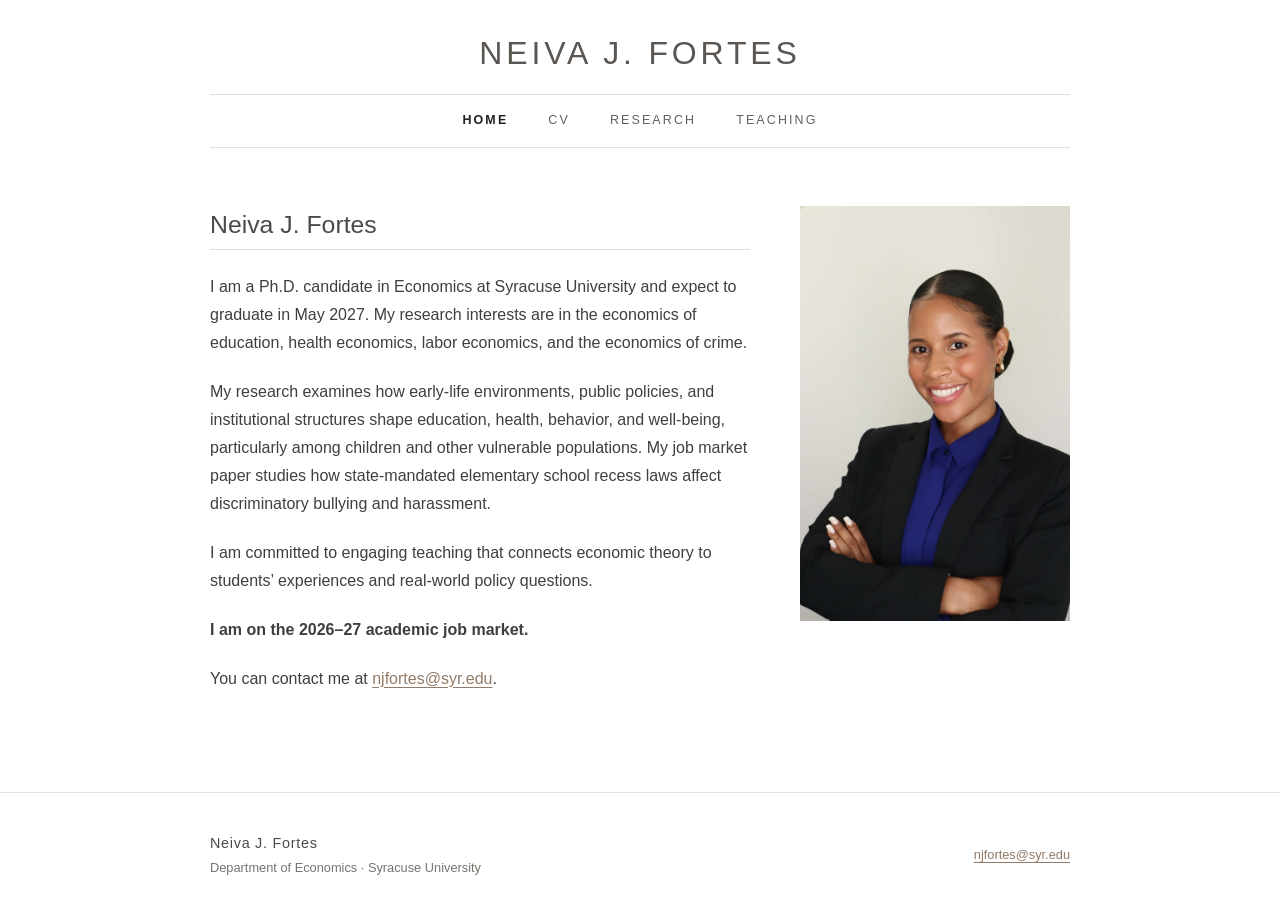
<file: index.html>
<!doctype html>
<html lang="en">
<head>
  <meta charset="utf-8">
  <meta name="viewport" content="width=device-width,initial-scale=1">
  <title>Neiva J. Fortes</title>
  <meta name="google-site-verification" content="cK5QzKVk9dxyBs4Bc3dSB7gVmQ33zfJv_dK9aw6HO-A">
  <meta name="description" content="Neiva J. Fortes is an applied microeconomist and Economics PhD candidate at Syracuse University studying education, health, labor, crime, and inequality.">
  <link rel="canonical" href="https://neivafortes.github.io/">
  <meta name="robots" content="index,follow">
  <meta property="og:type" content="profile">
  <meta property="og:site_name" content="Neiva J. Fortes">
  <meta property="og:title" content="Neiva J. Fortes">
  <meta property="og:description" content="Applied microeconomist researching education, health, labor, crime, and inequality.">
  <meta property="og:url" content="https://neivafortes.github.io/">
  <meta property="og:image" content="https://neivafortes.github.io/assets/neiva-fortes-headshot-2026.jpg">
  <meta property="og:image:secure_url" content="https://neivafortes.github.io/assets/neiva-fortes-headshot-2026.jpg">
  <meta property="og:image:type" content="image/jpeg">
  <meta property="og:image:width" content="1323">
  <meta property="og:image:height" content="1984">
  <meta property="og:image:alt" content="Professional portrait of Neiva J. Fortes">
  <meta name="twitter:card" content="summary">
  <meta name="twitter:title" content="Neiva J. Fortes">
  <meta name="twitter:description" content="Applied microeconomist researching education, health, labor, crime, and inequality.">
  <meta name="twitter:image" content="https://neivafortes.github.io/assets/neiva-fortes-headshot-2026.jpg">
  <meta name="twitter:image:alt" content="Professional portrait of Neiva J. Fortes">
  <script type="application/ld+json">
  {
    "@context": "https://schema.org",
    "@graph": [
      {
        "@type": "WebSite",
        "@id": "https://neivafortes.github.io/#website",
        "url": "https://neivafortes.github.io/",
        "name": "Neiva J. Fortes",
        "alternateName": ["Neiva Fortes", "neivafortes.github.io"]
      },
      {
        "@type": "ImageObject",
        "@id": "https://neivafortes.github.io/#primary-image",
        "url": "https://neivafortes.github.io/assets/neiva-fortes-headshot-2026.jpg",
        "contentUrl": "https://neivafortes.github.io/assets/neiva-fortes-headshot-2026.jpg",
        "width": 1323,
        "height": 1984,
        "caption": "Neiva J. Fortes",
        "representativeOfPage": true
      },
      {
        "@type": "ProfilePage",
        "@id": "https://neivafortes.github.io/#profile-page",
        "url": "https://neivafortes.github.io/",
        "name": "Neiva J. Fortes",
        "isPartOf": {"@id": "https://neivafortes.github.io/#website"},
        "primaryImageOfPage": {"@id": "https://neivafortes.github.io/#primary-image"},
        "mainEntity": {
          "@type": "Person",
          "@id": "https://neivafortes.github.io/#neiva-fortes",
          "name": "Neiva J. Fortes",
          "url": "https://neivafortes.github.io/",
          "image": {"@id": "https://neivafortes.github.io/#primary-image"},
          "jobTitle": "Economics PhD Candidate",
          "email": "mailto:njfortes@syr.edu",
          "affiliation": {"@type": "CollegeOrUniversity", "name": "Syracuse University", "url": "https://www.syracuse.edu/"},
          "alumniOf": {"@type": "CollegeOrUniversity", "name": "Hartwick College", "url": "https://www.hartwick.edu/"},
          "knowsAbout": ["Economics of Education", "Health Economics", "Labor Economics", "Economics of Crime"],
          "sameAs": ["https://github.com/neivafortes"]
        }
      }
    ]
  }
  </script>
  <link rel="icon" href="favicon.svg">
  <link rel="stylesheet" href="style.css">
</head>
<body>
  <div class="site-frame">
    <header class="site-header">
      <div class="page-width header-inner">
        <a class="wordmark" href="index.html">Neiva J. Fortes</a>
        <nav aria-label="Main navigation">
          <a class="nav-link active" href="index.html">Home</a>
          <a class="nav-link" href="cv.html">CV</a>
          <a class="nav-link" href="research.html">Research</a>
          <a class="nav-link" href="teaching.html">Teaching</a>
        </nav>
      </div>
    </header>
    <main>
      <section class="hero page-width">
        <div class="hero-copy">
          <h1>Neiva J. Fortes</h1>
          <p>I am a Ph.D. candidate in Economics at Syracuse University and expect to graduate in May 2027. My research interests are in the economics of education, health economics, labor economics, and the economics of crime.</p>
          <p>My research examines how early-life environments, public policies, and institutional structures shape education, health, behavior, and well-being, particularly among children and other vulnerable populations. My job market paper studies how state-mandated elementary school recess laws affect discriminatory bullying and harassment.</p>
          <p>I am committed to engaging teaching that connects economic theory to students’ experiences and real-world policy questions.</p>
          <p class="job-market-note">I am on the 2026–27 academic job market.</p>
          <p>You can contact me at <a href="mailto:njfortes@syr.edu">njfortes@syr.edu</a>.</p>
        </div>
        <figure class="portrait-wrap"><img class="portrait" src="assets/neiva-fortes-headshot-2026.jpg" alt="Professional portrait of Neiva J. Fortes" width="1323" height="1984"></figure>
      </section>
    </main>
    <footer class="site-footer"><div class="page-width footer-inner"><div><p class="footer-name">Neiva J. Fortes</p><p>Department of Economics · Syracuse University</p></div><a href="mailto:njfortes@syr.edu">njfortes@syr.edu</a></div></footer>
  </div>
</body>
</html>
</file>
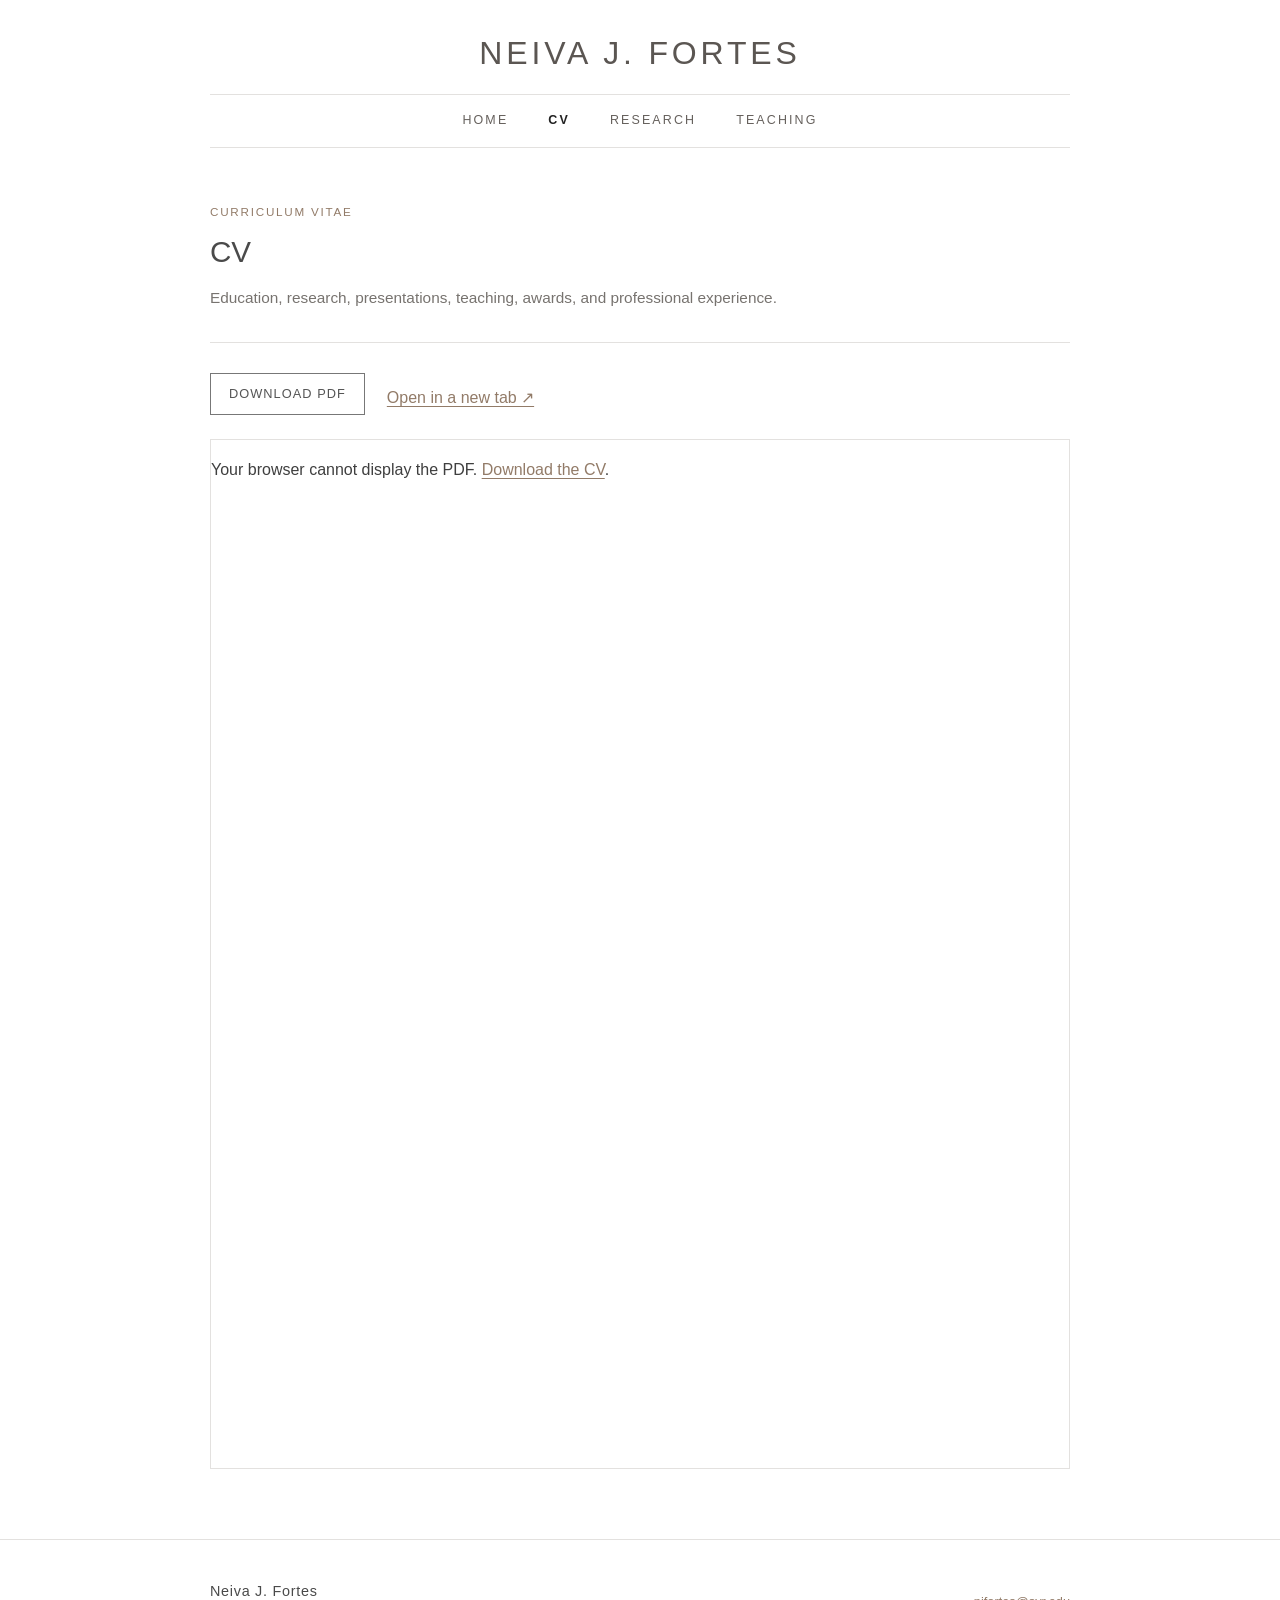
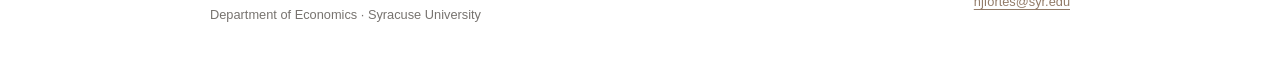
<file: cv.html>
<!doctype html><html lang="en"><head><meta charset="utf-8"><meta name="viewport" content="width=device-width,initial-scale=1"><title>CV | Neiva J. Fortes</title><meta name="description" content="Curriculum vitae of economist Neiva J. Fortes."><link rel="canonical" href="https://neivafortes.github.io/cv.html"><meta name="robots" content="index,follow"><meta property="og:type" content="website"><meta property="og:site_name" content="Neiva J. Fortes"><meta property="og:title" content="CV | Neiva J. Fortes"><meta property="og:url" content="https://neivafortes.github.io/cv.html"><link rel="icon" href="favicon.svg"><link rel="stylesheet" href="style.css"></head><body><div class="site-frame"><header class="site-header"><div class="page-width header-inner"><a class="wordmark" href="index.html">Neiva J. Fortes</a><nav aria-label="Main navigation"><a class="nav-link" href="index.html">Home</a><a class="nav-link active" href="cv.html">CV</a><a class="nav-link" href="research.html">Research</a><a class="nav-link" href="teaching.html">Teaching</a></nav></div></header><main><section class="page-intro page-width"><p class="eyebrow">Curriculum vitae</p><h1>CV</h1><p>Education, research, presentations, teaching, awards, and professional experience.</p></section><section class="cv-section page-width"><div class="cv-actions"><a class="button" href="assets/neiva-fortes-cv-2026-11.pdf" download>Download PDF</a><a class="text-link" href="assets/neiva-fortes-cv-2026-11.pdf" target="_blank" rel="noreferrer">Open in a new tab ↗</a></div><object class="cv-viewer" data="assets/neiva-fortes-cv-2026-11.pdf" type="application/pdf" aria-label="Neiva J. Fortes curriculum vitae"><p>Your browser cannot display the PDF. <a href="assets/neiva-fortes-cv-2026-11.pdf">Download the CV</a>.</p></object></section></main><footer class="site-footer"><div class="page-width footer-inner"><div><p class="footer-name">Neiva J. Fortes</p><p>Department of Economics · Syracuse University</p></div><a href="mailto:njfortes@syr.edu">njfortes@syr.edu</a></div></footer></div></body></html>
</file>
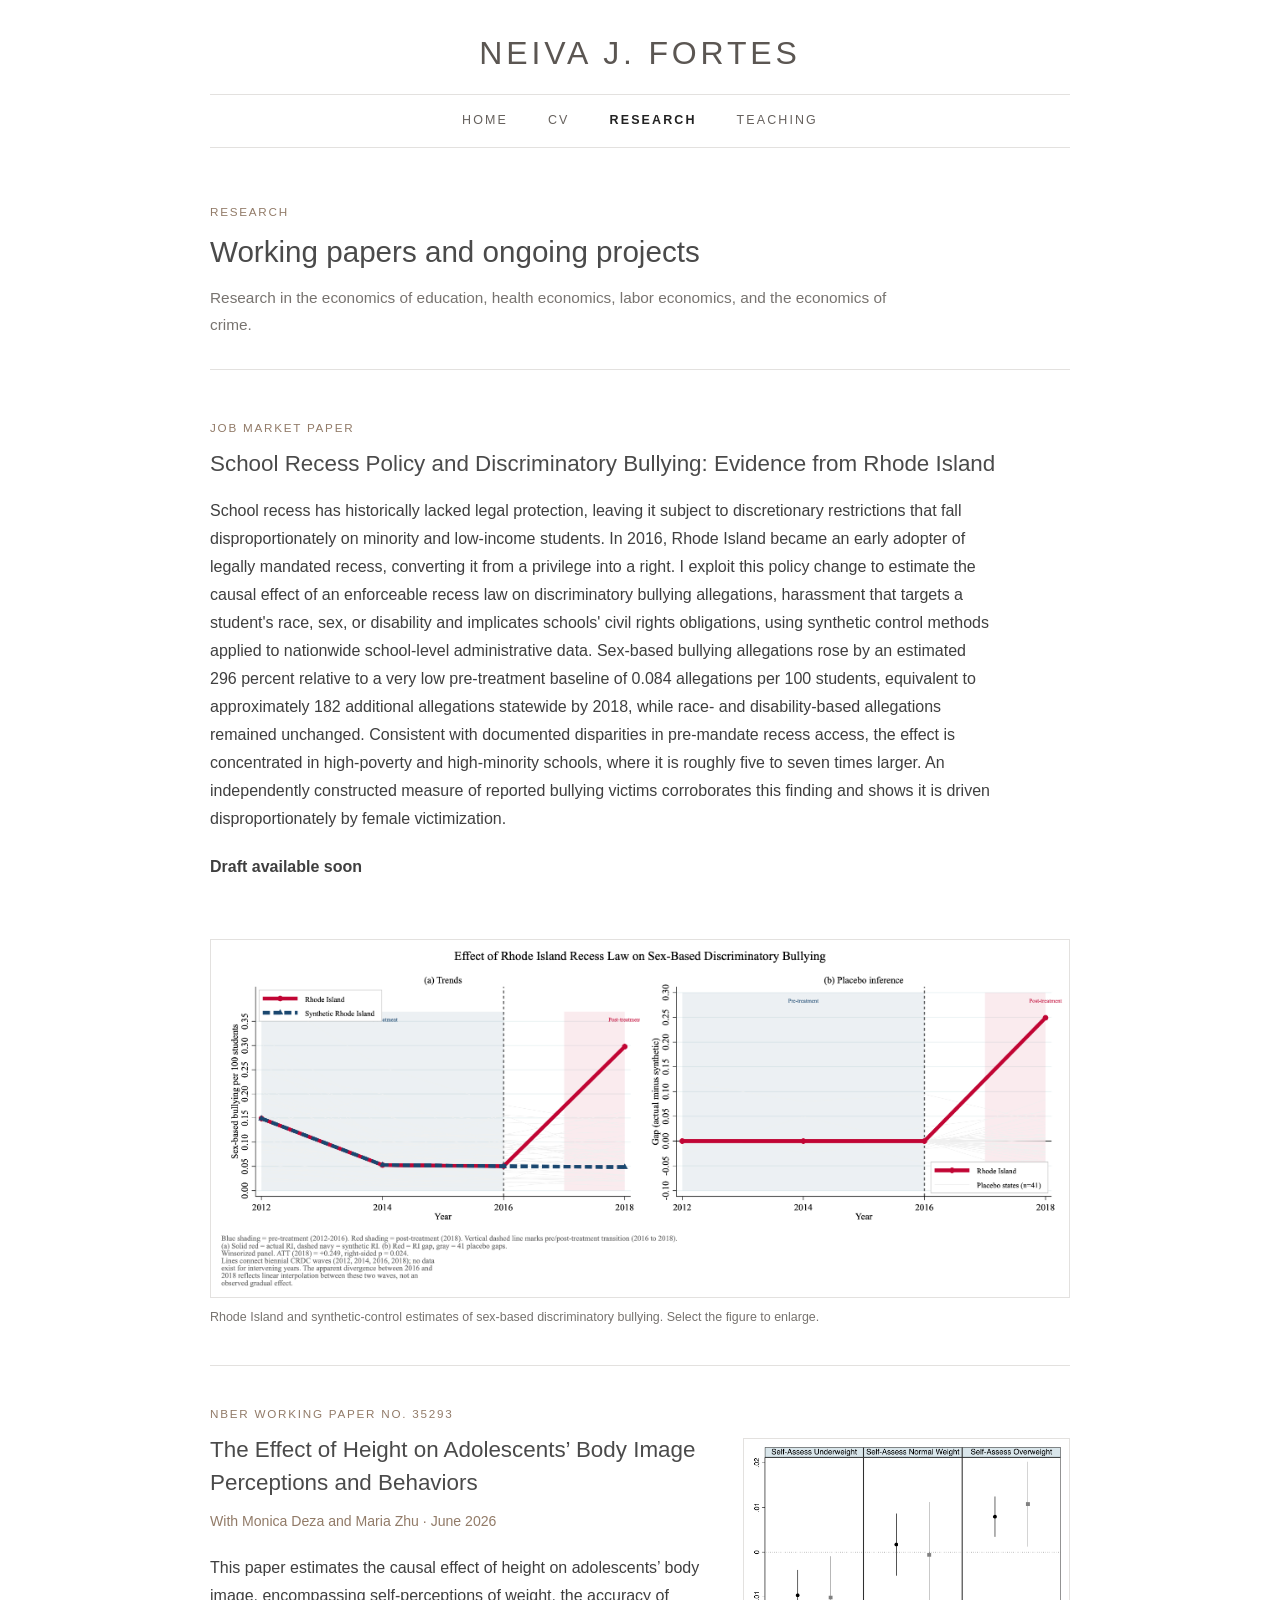
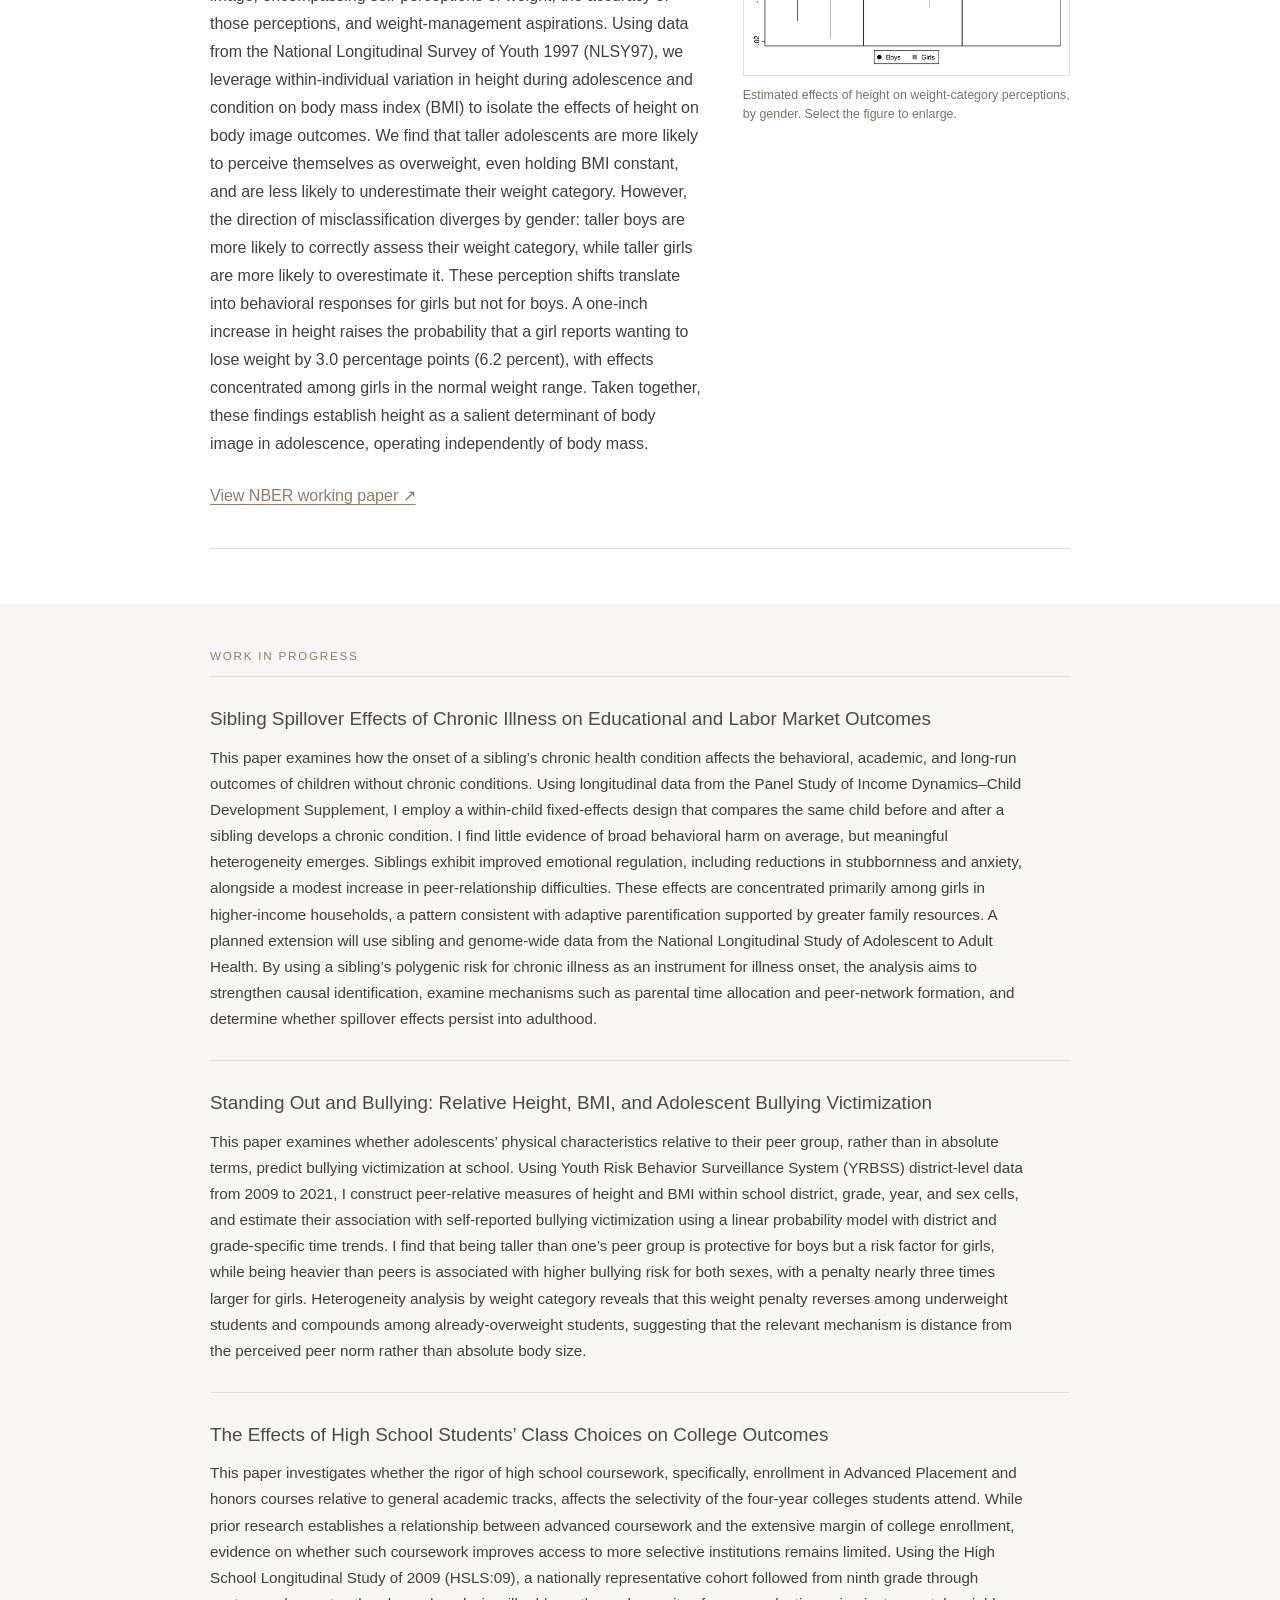
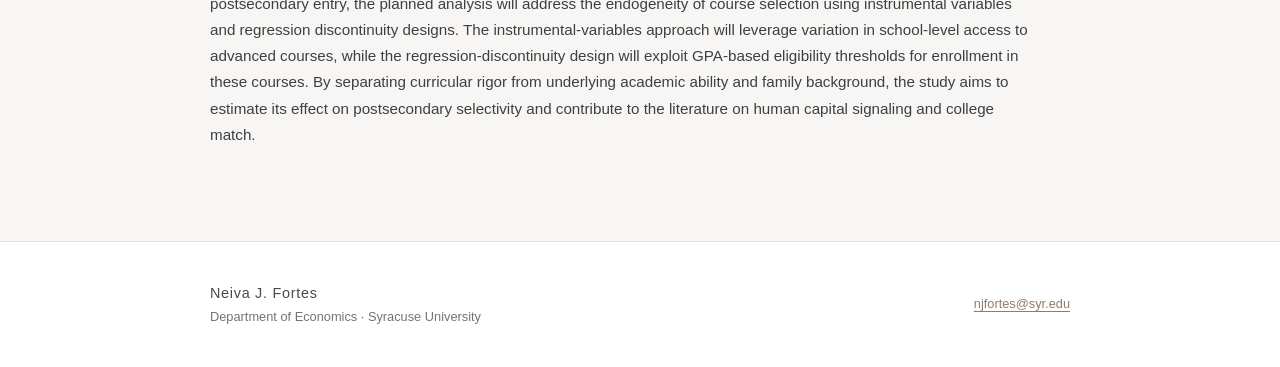
<file: research.html>
<!doctype html>
<html lang="en">
<head>
  <meta charset="utf-8"><meta name="viewport" content="width=device-width,initial-scale=1">
  <title>Research | Neiva J. Fortes</title>
  <meta name="description" content="Working papers and ongoing research by economist Neiva J. Fortes in education, health, labor, and crime.">
  <link rel="canonical" href="https://neivafortes.github.io/research.html"><meta name="robots" content="index,follow">
  <meta property="og:type" content="website"><meta property="og:site_name" content="Neiva J. Fortes"><meta property="og:title" content="Research | Neiva J. Fortes"><meta property="og:url" content="https://neivafortes.github.io/research.html">
  <link rel="icon" href="favicon.svg"><link rel="stylesheet" href="style.css"><link rel="stylesheet" href="research.css">
</head>
<body><div class="site-frame">
  <header class="site-header"><div class="page-width header-inner"><a class="wordmark" href="index.html">Neiva J. Fortes</a><nav aria-label="Main navigation"><a class="nav-link" href="index.html">Home</a><a class="nav-link" href="cv.html">CV</a><a class="nav-link active" href="research.html">Research</a><a class="nav-link" href="teaching.html">Teaching</a></nav></div></header>
  <main>
    <section class="page-intro page-width"><p class="eyebrow">Research</p><h1>Working papers and ongoing projects</h1><p>Research in the economics of education, health economics, labor economics, and the economics of crime.</p></section>
    <section class="research-list page-width">
      <article class="paper featured-paper jmp-paper">
        <div class="paper-copy"><div class="paper-label">Job market paper</div><h2>School Recess Policy and Discriminatory Bullying: Evidence from Rhode Island</h2><p>School recess has historically lacked legal protection, leaving it subject to discretionary restrictions that fall disproportionately on minority and low-income students. In 2016, Rhode Island became an early adopter of legally mandated recess, converting it from a privilege into a right. I exploit this policy change to estimate the causal effect of an enforceable recess law on discriminatory bullying allegations, harassment that targets a student's race, sex, or disability and implicates schools' civil rights obligations, using synthetic control methods applied to nationwide school-level administrative data. Sex-based bullying allegations rose by an estimated 296 percent relative to a very low pre-treatment baseline of 0.084 allegations per 100 students, equivalent to approximately 182 additional allegations statewide by 2018, while race- and disability-based allegations remained unchanged. Consistent with documented disparities in pre-mandate recess access, the effect is concentrated in high-poverty and high-minority schools, where it is roughly five to seven times larger. An independently constructed measure of reported bullying victims corroborates this finding and shows it is driven disproportionately by female victimization.</p><p class="paper-status">Draft available soon</p></div>
        <figure class="research-figure"><a href="assets/jmp-recess-figure.png" target="_blank" rel="noreferrer"><img src="assets/jmp-recess-figure.png" alt="Trends and placebo-inference estimates for Rhode Island's recess law and sex-based discriminatory bullying"></a><figcaption>Rhode Island and synthetic-control estimates of sex-based discriminatory bullying. Select the figure to enlarge.</figcaption></figure>
      </article>
      <article class="paper featured-paper">
        <div class="paper-copy"><div class="paper-label">NBER Working Paper No. 35293</div><h2>The Effect of Height on Adolescents’ Body Image Perceptions and Behaviors</h2><p class="paper-meta">With Monica Deza and Maria Zhu · June 2026</p><p>This paper estimates the causal effect of height on adolescents’ body image, encompassing self-perceptions of weight, the accuracy of those perceptions, and weight-management aspirations. Using data from the National Longitudinal Survey of Youth 1997 (NLSY97), we leverage within-individual variation in height during adolescence and condition on body mass index (BMI) to isolate the effects of height on body image outcomes. We find that taller adolescents are more likely to perceive themselves as overweight, even holding BMI constant, and are less likely to underestimate their weight category. However, the direction of misclassification diverges by gender: taller boys are more likely to correctly assess their weight category, while taller girls are more likely to overestimate it. These perception shifts translate into behavioral responses for girls but not for boys. A one-inch increase in height raises the probability that a girl reports wanting to lose weight by 3.0 percentage points (6.2 percent), with effects concentrated among girls in the normal weight range. Taken together, these findings establish height as a salient determinant of body image in adolescence, operating independently of body mass.</p><a class="text-link" href="https://www.nber.org/papers/w35293" target="_blank" rel="noreferrer">View NBER working paper ↗</a></div>
        <figure class="research-figure"><a href="assets/nber-height-figure.png" target="_blank" rel="noreferrer"><img src="assets/nber-height-figure.png" alt="Estimated effects of height on adolescents' weight-category perceptions by gender"></a><figcaption>Estimated effects of height on weight-category perceptions, by gender. Select the figure to enlarge.</figcaption></figure>
      </article>
    </section>
    <section class="wip-section"><div class="page-width"><p class="section-kicker">Work in progress</p>
      <article class="wip-paper"><h2>Sibling Spillover Effects of Chronic Illness on Educational and Labor Market Outcomes</h2><p>This paper examines how the onset of a sibling’s chronic health condition affects the behavioral, academic, and long-run outcomes of children without chronic conditions. Using longitudinal data from the Panel Study of Income Dynamics–Child Development Supplement, I employ a within-child fixed-effects design that compares the same child before and after a sibling develops a chronic condition. I find little evidence of broad behavioral harm on average, but meaningful heterogeneity emerges. Siblings exhibit improved emotional regulation, including reductions in stubbornness and anxiety, alongside a modest increase in peer-relationship difficulties. These effects are concentrated primarily among girls in higher-income households, a pattern consistent with adaptive parentification supported by greater family resources. A planned extension will use sibling and genome-wide data from the National Longitudinal Study of Adolescent to Adult Health. By using a sibling’s polygenic risk for chronic illness as an instrument for illness onset, the analysis aims to strengthen causal identification, examine mechanisms such as parental time allocation and peer-network formation, and determine whether spillover effects persist into adulthood.</p></article>
      <article class="wip-paper"><h2>Standing Out and Bullying: Relative Height, BMI, and Adolescent Bullying Victimization</h2><p>This paper examines whether adolescents’ physical characteristics relative to their peer group, rather than in absolute terms, predict bullying victimization at school. Using Youth Risk Behavior Surveillance System (YRBSS) district-level data from 2009 to 2021, I construct peer-relative measures of height and BMI within school district, grade, year, and sex cells, and estimate their association with self-reported bullying victimization using a linear probability model with district and grade-specific time trends. I find that being taller than one’s peer group is protective for boys but a risk factor for girls, while being heavier than peers is associated with higher bullying risk for both sexes, with a penalty nearly three times larger for girls. Heterogeneity analysis by weight category reveals that this weight penalty reverses among underweight students and compounds among already-overweight students, suggesting that the relevant mechanism is distance from the perceived peer norm rather than absolute body size.</p></article>
      <article class="wip-paper"><h2>The Effects of High School Students’ Class Choices on College Outcomes</h2><p>This paper investigates whether the rigor of high school coursework, specifically, enrollment in Advanced Placement and honors courses relative to general academic tracks, affects the selectivity of the four-year colleges students attend. While prior research establishes a relationship between advanced coursework and the extensive margin of college enrollment, evidence on whether such coursework improves access to more selective institutions remains limited. Using the High School Longitudinal Study of 2009 (HSLS:09), a nationally representative cohort followed from ninth grade through postsecondary entry, the planned analysis will address the endogeneity of course selection using instrumental variables and regression discontinuity designs. The instrumental-variables approach will leverage variation in school-level access to advanced courses, while the regression-discontinuity design will exploit GPA-based eligibility thresholds for enrollment in these courses. By separating curricular rigor from underlying academic ability and family background, the study aims to estimate its effect on postsecondary selectivity and contribute to the literature on human capital signaling and college match.</p></article>
    </div></section>
  </main>
  <footer class="site-footer"><div class="page-width footer-inner"><div><p class="footer-name">Neiva J. Fortes</p><p>Department of Economics · Syracuse University</p></div><a href="mailto:njfortes@syr.edu">njfortes@syr.edu</a></div></footer>
</div></body></html>
</file>
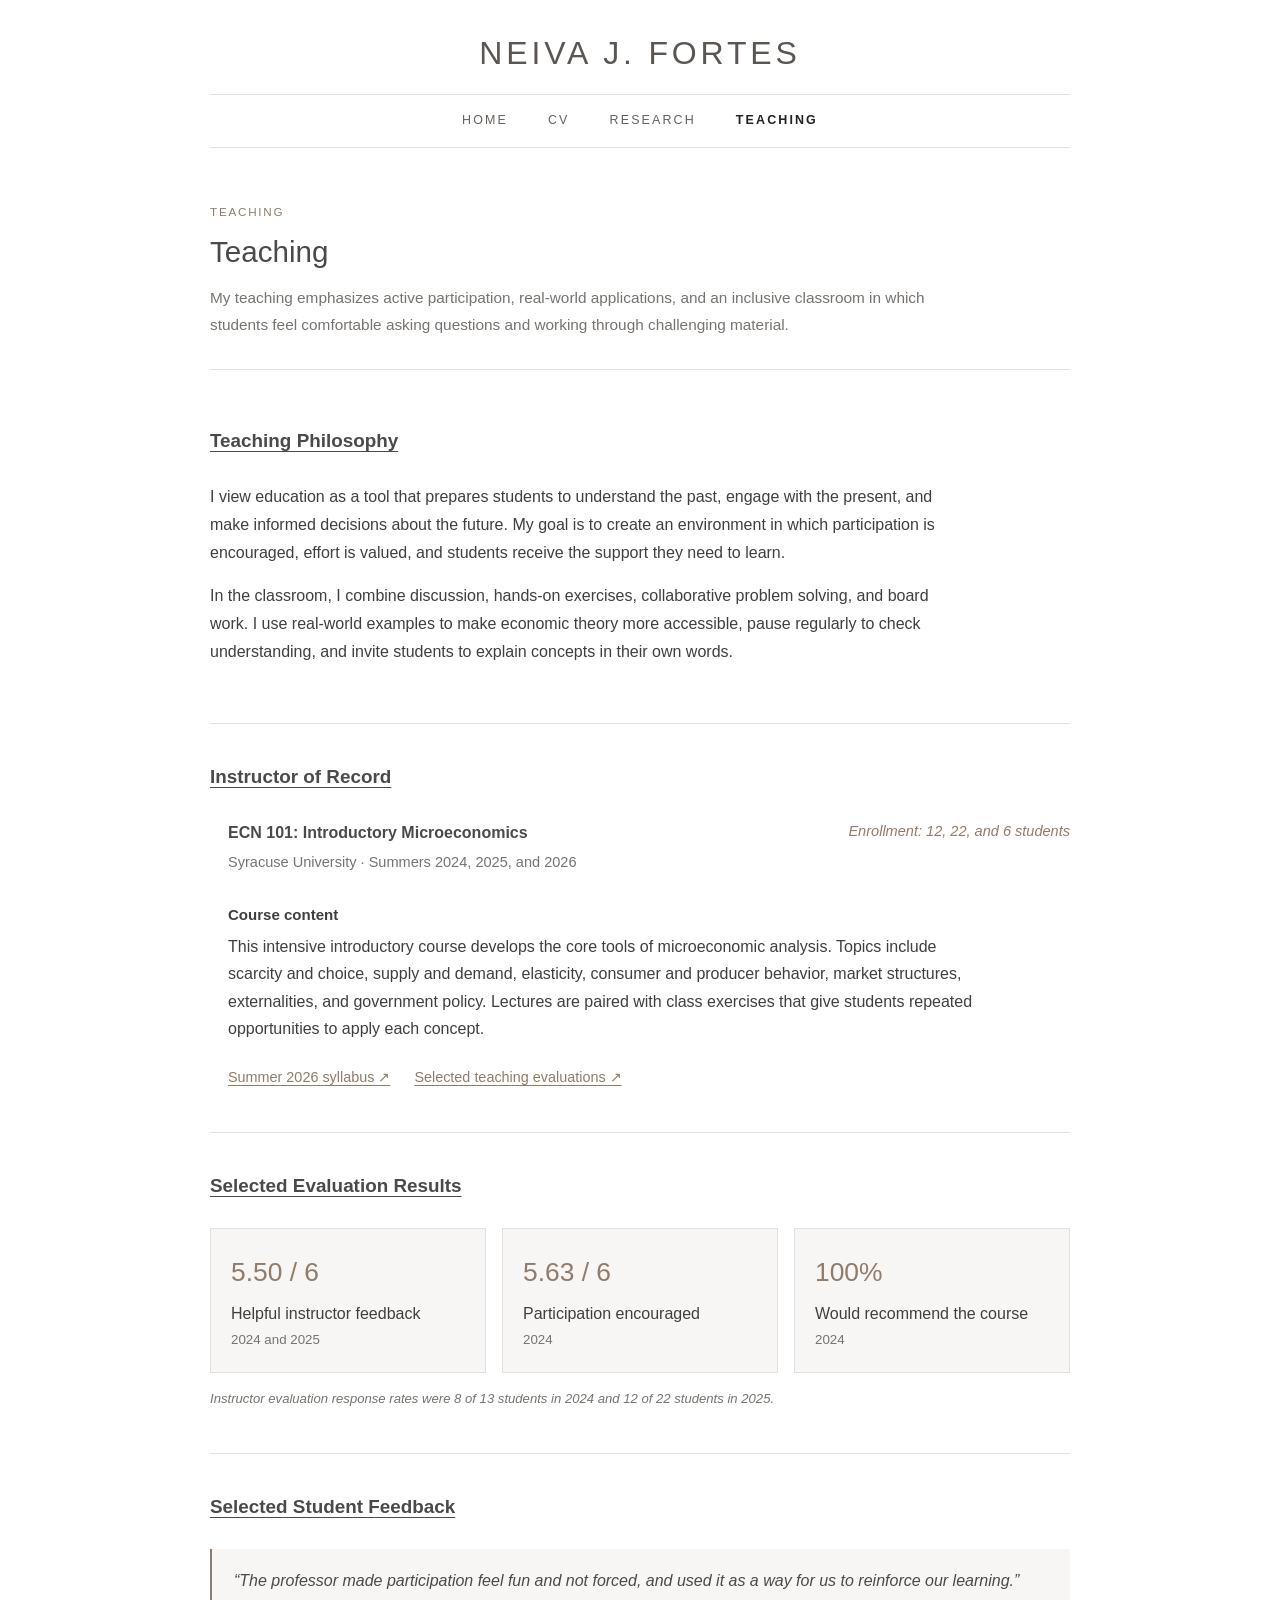
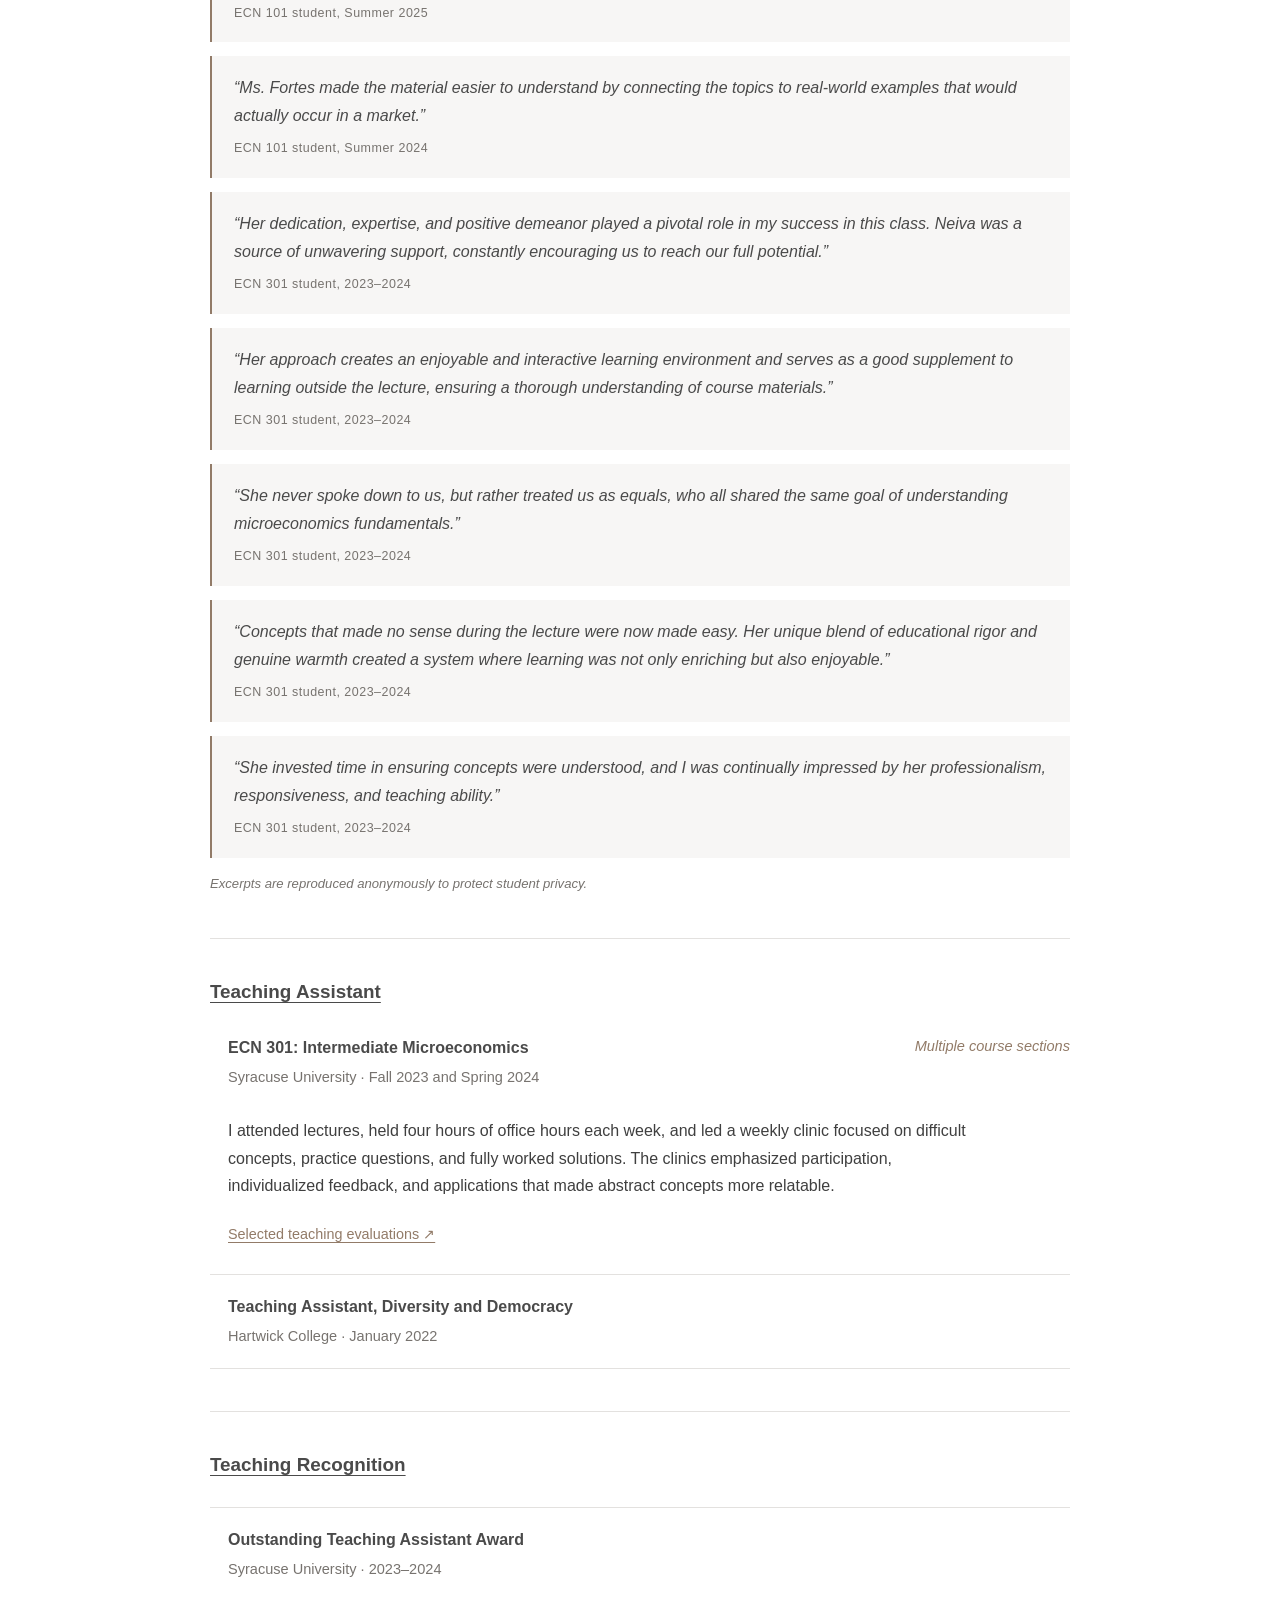
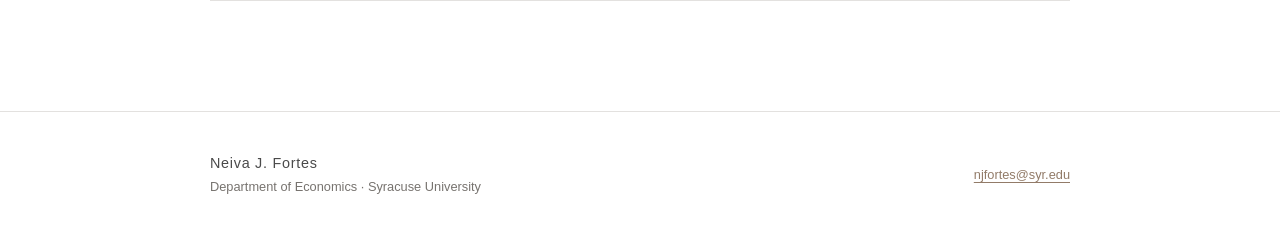
<file: teaching.html>
<!doctype html>
<html lang="en">
<head>
  <meta charset="utf-8"><meta name="viewport" content="width=device-width,initial-scale=1">
  <title>Teaching | Neiva J. Fortes, Economics PhD Candidate</title>
  <meta name="description" content="Teaching experience, philosophy, and evaluations for Neiva J. Fortes.">
  <link rel="canonical" href="https://neivafortes.github.io/teaching.html"><meta name="robots" content="index,follow">
  <meta property="og:type" content="website"><meta property="og:site_name" content="Neiva J. Fortes"><meta property="og:title" content="Teaching | Neiva J. Fortes"><meta property="og:description" content="Teaching experience, philosophy, courses, and evaluations for economist Neiva J. Fortes."><meta property="og:url" content="https://neivafortes.github.io/teaching.html">
  <meta name="twitter:card" content="summary"><link rel="icon" href="favicon.svg"><link rel="stylesheet" href="style.css">
</head>
<body><div class="site-frame">
  <header class="site-header"><div class="page-width header-inner"><a class="wordmark" href="index.html">Neiva J. Fortes</a><nav aria-label="Main navigation"><a class="nav-link" href="index.html">Home</a><a class="nav-link" href="cv.html">CV</a><a class="nav-link" href="research.html">Research</a><a class="nav-link active" href="teaching.html">Teaching</a></nav></div></header>
  <main>
    <section class="page-intro page-width"><p class="eyebrow">Teaching</p><h1>Teaching</h1><p>My teaching emphasizes active participation, real-world applications, and an inclusive classroom in which students feel comfortable asking questions and working through challenging material.</p></section>
    <section class="teaching-detail page-width">
      <div class="teaching-section philosophy-section"><h2>Teaching Philosophy</h2><p>I view education as a tool that prepares students to understand the past, engage with the present, and make informed decisions about the future. My goal is to create an environment in which participation is encouraged, effort is valued, and students receive the support they need to learn.</p><p>In the classroom, I combine discussion, hands-on exercises, collaborative problem solving, and board work. I use real-world examples to make economic theory more accessible, pause regularly to check understanding, and invite students to explain concepts in their own words.</p></div>
      <div class="teaching-section"><h2>Instructor of Record</h2><div class="course-block"><div class="course-heading"><div><h3>ECN 101: Introductory Microeconomics</h3><p>Syracuse University · Summers 2024, 2025, and 2026</p></div><p class="course-enrollment">Enrollment: 12, 22, and 6 students</p></div><h4>Course content</h4><p>This intensive introductory course develops the core tools of microeconomic analysis. Topics include scarcity and choice, supply and demand, elasticity, consumer and producer behavior, market structures, externalities, and government policy. Lectures are paired with class exercises that give students repeated opportunities to apply each concept.</p><p class="materials-links"><a href="teaching/ecn-101-syllabus-summer-2026.pdf" target="_blank" rel="noreferrer">Summer 2026 syllabus ↗</a><a href="assets/neiva-fortes-selected-teaching-evaluations.pdf" target="_blank" rel="noreferrer">Selected teaching evaluations ↗</a></p></div></div>
      <div class="teaching-section"><h2>Selected Evaluation Results</h2><div class="metric-grid"><div class="metric"><strong>5.50 / 6</strong><span>Helpful instructor feedback</span><small>2024 and 2025</small></div><div class="metric"><strong>5.63 / 6</strong><span>Participation encouraged</span><small>2024</small></div><div class="metric"><strong>100%</strong><span>Would recommend the course</span><small>2024</small></div></div><p class="evaluation-note">Instructor evaluation response rates were 8 of 13 students in 2024 and 12 of 22 students in 2025.</p></div>
      <div class="teaching-section"><h2>Selected Student Feedback</h2><div class="quote-list">
        <blockquote>“The professor made participation feel fun and not forced, and used it as a way for us to reinforce our learning.”<cite>ECN 101 student, Summer 2025</cite></blockquote>
        <blockquote>“Ms. Fortes made the material easier to understand by connecting the topics to real-world examples that would actually occur in a market.”<cite>ECN 101 student, Summer 2024</cite></blockquote>
        <blockquote>“Her dedication, expertise, and positive demeanor played a pivotal role in my success in this class. Neiva was a source of unwavering support, constantly encouraging us to reach our full potential.”<cite>ECN 301 student, 2023–2024</cite></blockquote>
        <blockquote>“Her approach creates an enjoyable and interactive learning environment and serves as a good supplement to learning outside the lecture, ensuring a thorough understanding of course materials.”<cite>ECN 301 student, 2023–2024</cite></blockquote>
        <blockquote>“She never spoke down to us, but rather treated us as equals, who all shared the same goal of understanding microeconomics fundamentals.”<cite>ECN 301 student, 2023–2024</cite></blockquote>
        <blockquote>“Concepts that made no sense during the lecture were now made easy. Her unique blend of educational rigor and genuine warmth created a system where learning was not only enriching but also enjoyable.”<cite>ECN 301 student, 2023–2024</cite></blockquote>
        <blockquote>“She invested time in ensuring concepts were understood, and I was continually impressed by her professionalism, responsiveness, and teaching ability.”<cite>ECN 301 student, 2023–2024</cite></blockquote>
      </div><p class="evaluation-note">Excerpts are reproduced anonymously to protect student privacy.</p></div>
      <div class="teaching-section"><h2>Teaching Assistant</h2><div class="course-block ta-description"><div class="course-heading"><div><h3>ECN 301: Intermediate Microeconomics</h3><p>Syracuse University · Fall 2023 and Spring 2024</p></div><p class="course-enrollment">Multiple course sections</p></div><p>I attended lectures, held four hours of office hours each week, and led a weekly clinic focused on difficult concepts, practice questions, and fully worked solutions. The clinics emphasized participation, individualized feedback, and applications that made abstract concepts more relatable.</p><p class="materials-links"><a href="assets/neiva-fortes-selected-teaching-evaluations.pdf" target="_blank" rel="noreferrer">Selected teaching evaluations ↗</a></p></div><div class="simple-course"><div><h3>Teaching Assistant, Diversity and Democracy</h3><p>Hartwick College · January 2022</p></div></div></div>
      <div class="teaching-section recognition-section"><h2>Teaching Recognition</h2><div class="simple-course"><div><h3>Outstanding Teaching Assistant Award</h3><p>Syracuse University · 2023–2024</p></div></div></div>
    </section>
  </main>
  <footer class="site-footer"><div class="page-width footer-inner"><div><p class="footer-name">Neiva J. Fortes</p><p>Department of Economics · Syracuse University</p></div><a href="mailto:njfortes@syr.edu">njfortes@syr.edu</a></div></footer>
</div></body></html>
</file>
<file: style.css>
:root{--text:#3f3f3f;--heading:#4a4a4a;--muted:#77736f;--accent:#927b68;--line:#e3e1df;--soft:#f7f6f5}*{box-sizing:border-box}html{scroll-behavior:smooth}body{margin:0;background:#fff;color:var(--text);font-family:"Helvetica Neue",Helvetica,Arial,sans-serif;font-size:16px;font-weight:300;line-height:1.75}a{color:var(--accent);text-underline-offset:3px}.site-frame{min-height:100vh}.page-width{width:min(860px,calc(100% - 40px));margin-inline:auto}.site-header{background:#fff;padding-top:34px}.header-inner{display:flex;flex-direction:column;gap:22px}.wordmark{color:#5b5652;font-size:2rem;font-weight:300;letter-spacing:.12em;line-height:1.2;text-align:center;text-decoration:none;text-transform:uppercase}nav{display:flex;justify-content:center;gap:40px;padding:15px 20px;border-top:1px solid var(--line);border-bottom:1px solid var(--line)}.nav-link{color:#66615d;font-size:.78rem;font-weight:400;letter-spacing:.17em;text-decoration:none;text-transform:uppercase}.nav-link:hover,.nav-link.active{color:#222;font-weight:600}h1,h2{color:var(--heading);font-weight:300}.hero{display:grid;grid-template-columns:1.6fr .8fr;align-items:start;gap:50px;padding-block:58px 78px}.hero-copy{padding-top:2px}.hero h1{margin:0 0 23px;padding-bottom:7px;border-bottom:1px solid var(--line);font-size:1.55rem;line-height:1.35}.hero p{margin:0 0 21px;font-size:1rem}.job-market-note{font-weight:600}.portrait-wrap{margin:0}.portrait{display:block;width:100%;max-height:415px;object-fit:cover;object-position:50% 38%}.eyebrow,.section-kicker,.paper-label{margin:0 0 10px;color:var(--accent);font-size:.73rem;font-weight:500;letter-spacing:.15em;text-transform:uppercase}.page-intro{padding-block:54px 30px;border-bottom:1px solid var(--line)}.page-intro h1{margin:0;font-size:1.85rem;line-height:1.3}.page-intro>p:last-child{max-width:720px;margin:14px 0 0;color:var(--muted);font-size:.96rem}.research-list{padding-block:10px 55px}.paper{padding:38px 0;border-bottom:1px solid var(--line)}.paper h2{margin:0;font-size:1.4rem;font-weight:400;line-height:1.45}.paper>p:not(.paper-meta):not(.paper-status){max-width:780px}.paper-meta{margin:10px 0 20px;color:var(--accent);font-size:.88rem}.paper-status{margin-top:20px;font-weight:600}.text-link{display:inline-block;margin-top:8px;font-weight:500}.wip-section{padding-block:42px 65px;background:var(--soft)}.wip-grid{display:grid;grid-template-columns:1fr 1fr;gap:0 45px}.wip-grid p{margin:0;padding:18px 0;border-top:1px solid var(--line);color:var(--heading);font-size:.98rem;line-height:1.55}.teaching-detail{padding-block:18px 68px}.teaching-section{padding:36px 0 42px;border-bottom:1px solid var(--line)}.teaching-section>h2{margin:0 0 26px;font-size:1.18rem;font-weight:600;text-decoration:underline;text-decoration-thickness:1px;text-underline-offset:4px}.course-block{padding-left:18px}.course-heading{display:flex;align-items:flex-start;justify-content:space-between;gap:30px;margin-bottom:27px}.course-heading h3,.simple-course h3{margin:0;color:var(--heading);font-size:1rem;font-weight:600}.course-heading p,.simple-course p{margin:3px 0 0;color:var(--muted);font-size:.91rem}.course-enrollment{flex:0 0 auto!important;margin-top:0!important;color:var(--accent)!important;font-style:italic}.course-block h4{margin:0 0 4px;font-size:.94rem;font-weight:600}.course-block>p{max-width:750px;margin:0;line-height:1.72}.philosophy-section>p{max-width:760px;margin:0 0 15px}.materials-links{display:flex;flex-wrap:wrap;gap:10px 24px;margin-top:22px!important;font-size:.9rem}.materials-links a{font-weight:500}.metric-grid{display:grid;grid-template-columns:repeat(3,1fr);gap:16px}.metric{min-height:145px;padding:20px;border:1px solid var(--line);background:var(--soft)}.metric strong{display:block;margin-bottom:7px;color:var(--accent);font-size:1.65rem;font-weight:400}.metric span,.metric small{display:block;line-height:1.45}.metric span{font-weight:500}.metric small{margin-top:5px;color:var(--muted)}.evaluation-note{margin:15px 0 0;color:var(--muted);font-size:.82rem;font-style:italic}.quote-list{display:grid;gap:14px}.quote-list blockquote{margin:0;padding:18px 22px;border-left:2px solid var(--accent);background:var(--soft);color:var(--heading);font-style:italic}.quote-list cite{display:block;margin-top:8px;color:var(--muted);font-size:.78rem;font-style:normal;letter-spacing:.04em}.ta-description{margin-bottom:28px}.simple-course{display:flex;align-items:flex-start;justify-content:space-between;gap:30px;padding:18px;border-top:1px solid var(--line)}.simple-course:last-child{border-bottom:1px solid var(--line)}.recognition-section{border-bottom:0}.cv-section{padding-block:30px 70px}.cv-actions{display:flex;align-items:center;gap:22px;margin-bottom:24px}.button{display:inline-flex;align-items:center;justify-content:center;min-height:42px;padding:0 18px;border:1px solid #777;background:#fff;color:#555;font-size:.8rem;font-weight:500;letter-spacing:.08em;text-decoration:none;text-transform:uppercase}.button:hover{background:var(--soft)}.cv-viewer{display:block;width:100%;height:1030px;border:1px solid var(--line);background:#fff}.site-footer{border-top:1px solid var(--line)}.footer-inner{min-height:125px;display:flex;align-items:center;justify-content:space-between;gap:28px;color:var(--muted);font-size:.8rem}.footer-inner p{margin:0}.footer-name{color:var(--heading);font-size:.9rem;font-weight:500;letter-spacing:.05em}.footer-inner a{font-weight:500}@media(max-width:700px){.page-width{width:min(100% - 32px,600px)}.site-header{padding-top:24px}.wordmark{font-size:1.45rem}nav{gap:0;justify-content:space-between;padding-inline:4px}.nav-link{font-size:.7rem;letter-spacing:.11em}.hero{grid-template-columns:1fr;gap:32px;padding-block:42px 58px}.portrait-wrap{width:min(72vw,300px);margin-inline:auto;order:-1}.portrait{max-height:380px}.page-intro{padding-block:42px 26px}.wip-grid{grid-template-columns:1fr}.course-block{padding-left:0}.course-heading,.simple-course{flex-direction:column;gap:6px}.metric-grid{grid-template-columns:1fr}.cv-actions,.footer-inner{align-items:flex-start;flex-direction:column}.cv-viewer{height:680px}.footer-inner{justify-content:center;padding-block:32px}}@media(prefers-reduced-motion:reduce){*{scroll-behavior:auto!important}}
</file>
<file: research.css>
.featured-paper {
  display: grid;
  grid-template-columns: minmax(0, 1.2fr) minmax(270px, .8fr);
  gap: 42px;
  align-items: start;
}

.paper-copy > p:not(.paper-meta):not(.paper-status) { max-width: 780px; }
.jmp-paper .paper-copy,
.jmp-paper .research-figure { grid-column: 1 / -1; }
.jmp-paper .research-figure { margin-top: 0; }
.research-figure { margin: 34px 0 0; }
.research-figure a { display: block; border: 1px solid var(--line); background: #fff; }
.research-figure img { display: block; width: 100%; height: auto; }
.research-figure figcaption { margin-top: 10px; color: var(--muted); font-size: .78rem; line-height: 1.5; }
.wip-paper { padding: 28px 0; border-top: 1px solid var(--line); }
.wip-paper:first-of-type { margin-top: 8px; }
.wip-paper h2 { margin: 0 0 12px; color: var(--heading); font-size: 1.18rem; font-weight: 400; line-height: 1.45; }
.wip-paper p { max-width: 820px; margin: 0; font-size: .95rem; line-height: 1.72; }

@media (max-width: 820px) {
  .featured-paper { grid-template-columns: 1fr; gap: 18px; }
  .research-figure { width: min(100%, 620px); margin: 0 0 8px; }
}
</file>
